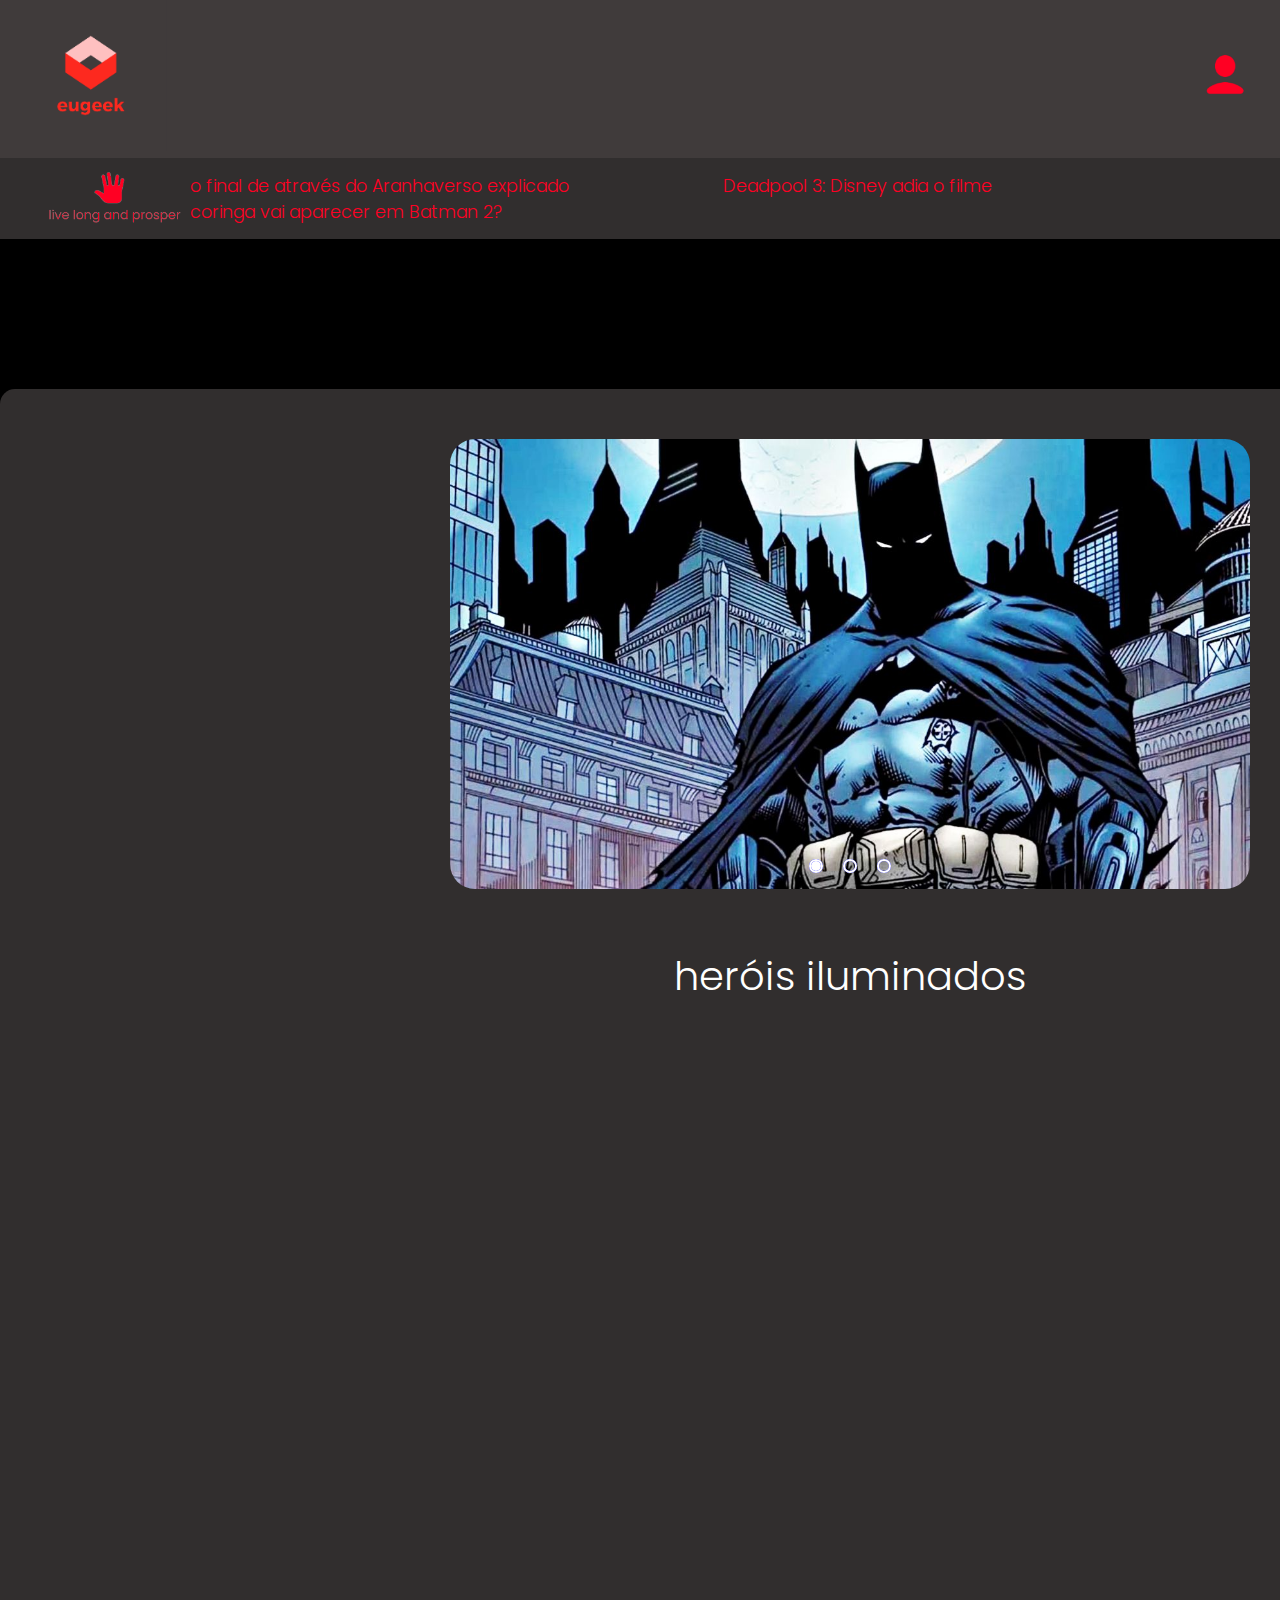
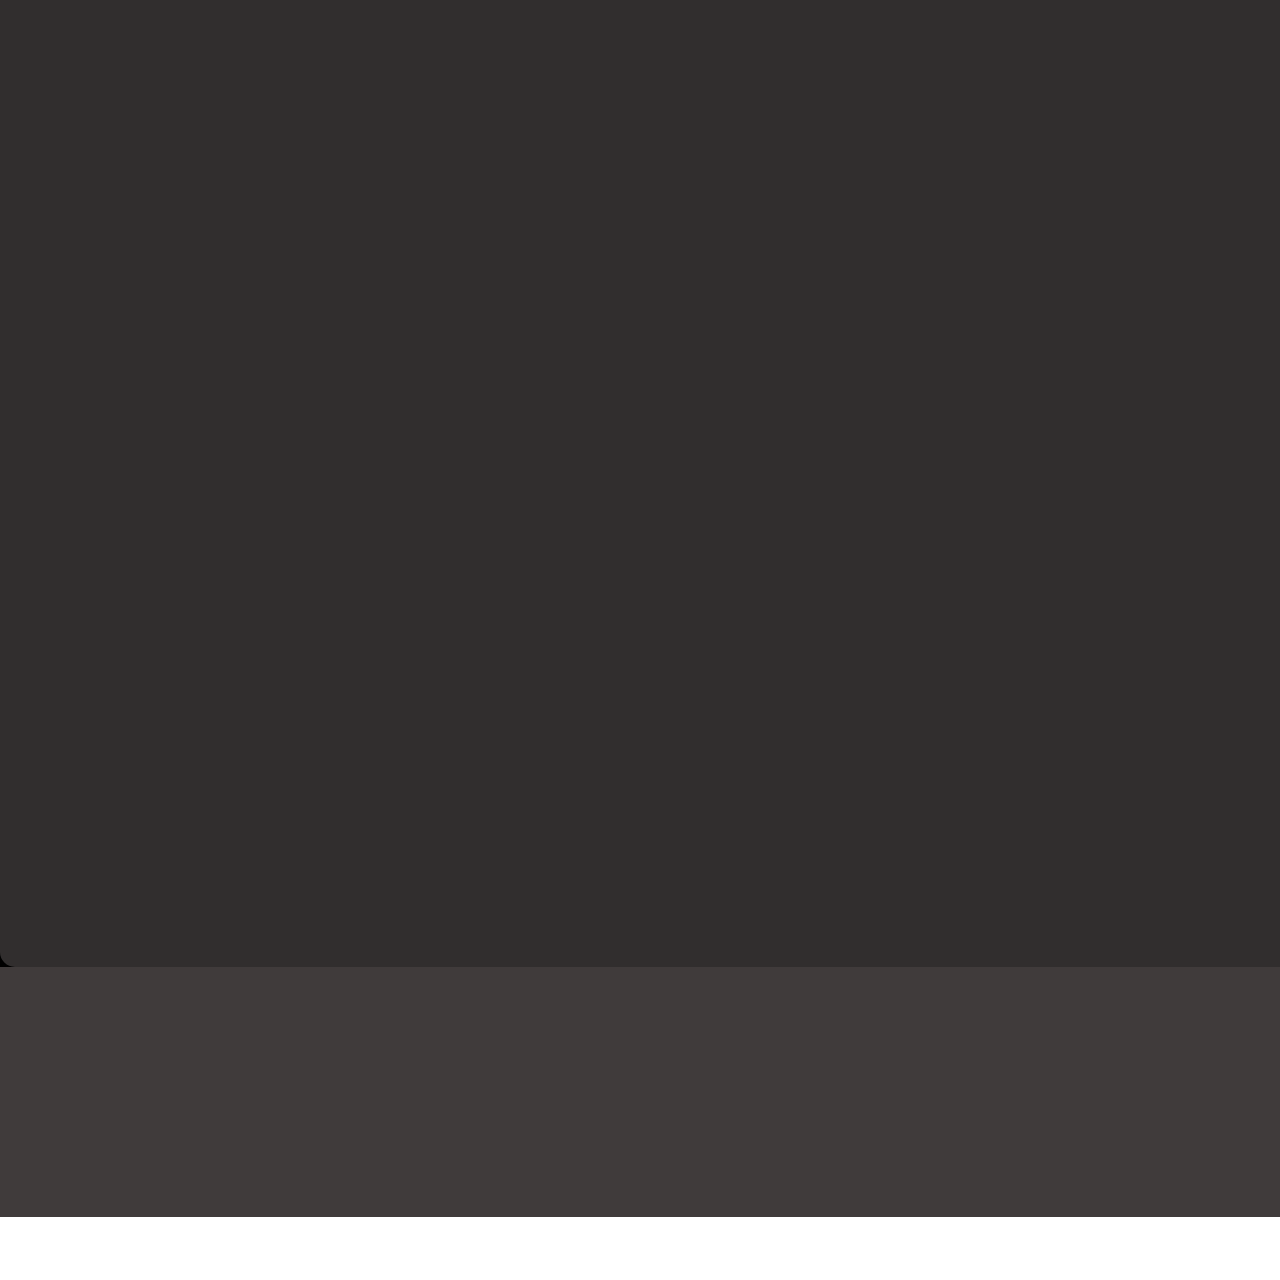
<file: index.html>
<!DOCTYPE html>
<html lang="en">
<head>
  <meta charset="UTF-8">
  <meta name="viewport" content="width=device-width, initial-scale=1.0">
  <title>EuGeek</title>
  <link rel="shortcut icon" href="img/eugeeklogo.png" type="image/x-icon">
  <link rel="stylesheet" href="https://unpkg.com/aos@next/dist/aos.css" />
  <link rel="stylesheet" href="style.css">
  <link href="https://fonts.googleapis.com/css2?family=Poppins:ital,wght@0,100;0,200;0,300;0,400;0,500;0,600;0,700;0,800;0,900;1,100;1,200;1,300;1,400;1,500;1,600;1,700;1,800;1,900&display=swap" rel="stylesheet">
</head>
<body>
  <header>
    <nav class="navbar">
      <div class="navdiv">
        <div class="logo"><img src="img/eugeeklogo.png" alt="Logo do Site" width="20%"></div>
        <div class="logo2"><img src="img/userlogo.png" alt="Logo do Site" width="80px"></div>
      </div>
    </nav>
    <nav class="navbar2">
      <div class="navdiv2">
        <div class="logo"><img src="img/spooklogo.png" alt="Logo do Site" width="150"></div>
        <ul>
          <li class="liheader"><a href="miranha.html">o final de através do Aranhaverso explicado</a></li>
          <li class="liheader"><a href="deadpool.html">Deadpool 3: Disney adia o filme </a></li>
          <li class="liheader"><a href="batman.html">coringa vai aparecer em Batman 2?</a></li>
        </ul>
      </div>
    </nav>
  </header>

  <div class="espacopreto">
    <br>
    <br>
    <br>
    <br>
    <br>
    <br>
  </div>

  <main>
    <div class="principal">
      <div class="carrosel">
        <div class="imgcarrosel">
          <input type="radio" name="radio-btn" id="radio1">
          <input type="radio" name="radio-btn" id="radio2">
          <input type="radio" name="radio-btn" id="radio3">

          <div class="imgs">
            <img src="img/carrosel/batman.jpeg" alt="Batman">
          </div>
          <div class="imgs">
            <img src="img/carrosel/miranha.jpg" alt="Homem Aranha">
          </div>
          <div class="imgs">
            <img src="img/carrosel/wolw.jpeg" alt="Wolwerine">
          </div>

          <div class="navauto">
            <div class="autoimg1"></div>
            <div class="autoimg2"></div>
            <div class="autoimg3"></div>
          </div>

          <div class="navmanual">
            <label for="radio1" class="manual-btn"></label>
            <label for="radio2" class="manual-btn"></label>
            <label for="radio3" class="manual-btn"></label>
          </div>

        </div>
      </div>

      <br>
      <br>

      <h1>heróis iluminados</h1>

      <br>
      <br>
      <br>

      <div class="noticiascima">
        <div class="noticia1" data-aos="fade-right"> <a href="miranha.html">
          <img src="img/miranha.jpg" alt="">

          <h2 id="titulo1">“explicações geek”</h2>
          <p>o final de através do Aranhaverso <br> explicado</p> </a>
        </div>
        <div class="noticia2" data-aos="fade-left"> <a href="deadpool.html">
          <img src="img/deadpool.jpg" alt=""> 

          <h2 id="titulo2">“lançamentos geek” </h2>
          <p>Deadpool 3: Disney adia o filme em <br> conjunto com outros lançamentos da <br> Marvel após fim da greve</p> </a>
        </div>
      </div>

      <br>
      <br>
      <br>


      <div class="noticiasbaixo">
        <div class="noticia3" data-aos="fade-right"> <a href="batman.html">
          <img src="img/batman.jpg" alt="">

          <h2 id="titulo3">"teorias geek”</h2>
          <p>coringa vai aparecer em Batman 2? <br> data de lançamento, enredo e tudo o <br> que sabemos sobre o retorno de <br> Robert Pattinson</p> </a>
        </div>
        <div class="emalta" data-aos="fade-left">
          <h2 id="emalta">em alta</h2>
          <div class="linha"></div>
          <br>
          <div class="top5">
            <div class="umacinco">
              <p>1</p>
              <p>2</p>
              <p>3</p>
              <p>4</p>
              <p>5</p>
            </div>
            <div class="umacincotexto">
              <p>Um Lugar Silencioso: Dia Um ganha trailer com tensão em alta</p>
              <p>4 filmes MUITO em alta na HBO Max hoje para você assistir</p>
              <p>Konami em alta: empresa obtém lucro de mais de 50%</p>
              <p>Game of Thrones | HBO está desenvolvendo novo spin-off centrado em Aegon</p>
              <p>Quarteto Fantástico: Sindicato de atores confirma Pedro Pascal como Reed Richards</p>
            </div>
          </div>
        </div>
      </div>

      <br>

    </div>
  </main>

  <footer>
    <nav class="footer">
      <div class="footerdiv">
        <div class="footervh" data-aos="fade-right">
          <p>2024 EuGeek (Vitor Hugo da Silva) | PROA <br>Todas as imagens são de direitos autorais dos seus respectivos proprietários.</p>
        </div>
        <div class="footerlogos" data-aos="fade-up">
          <p>“No início, o universo foi criado. Isso irritou profundamente muitas pessoas <br> e, no geral, foi encarado como uma péssima ideia.”</p>
          <img src="img/easteregglogos.png" alt="" width="400">
        </div>
      </div>
    </nav>
  </footer>

  <script src="https://unpkg.com/aos@next/dist/aos.js"></script>
  <script src="script.js"></script>
</body>
</html>
</file>
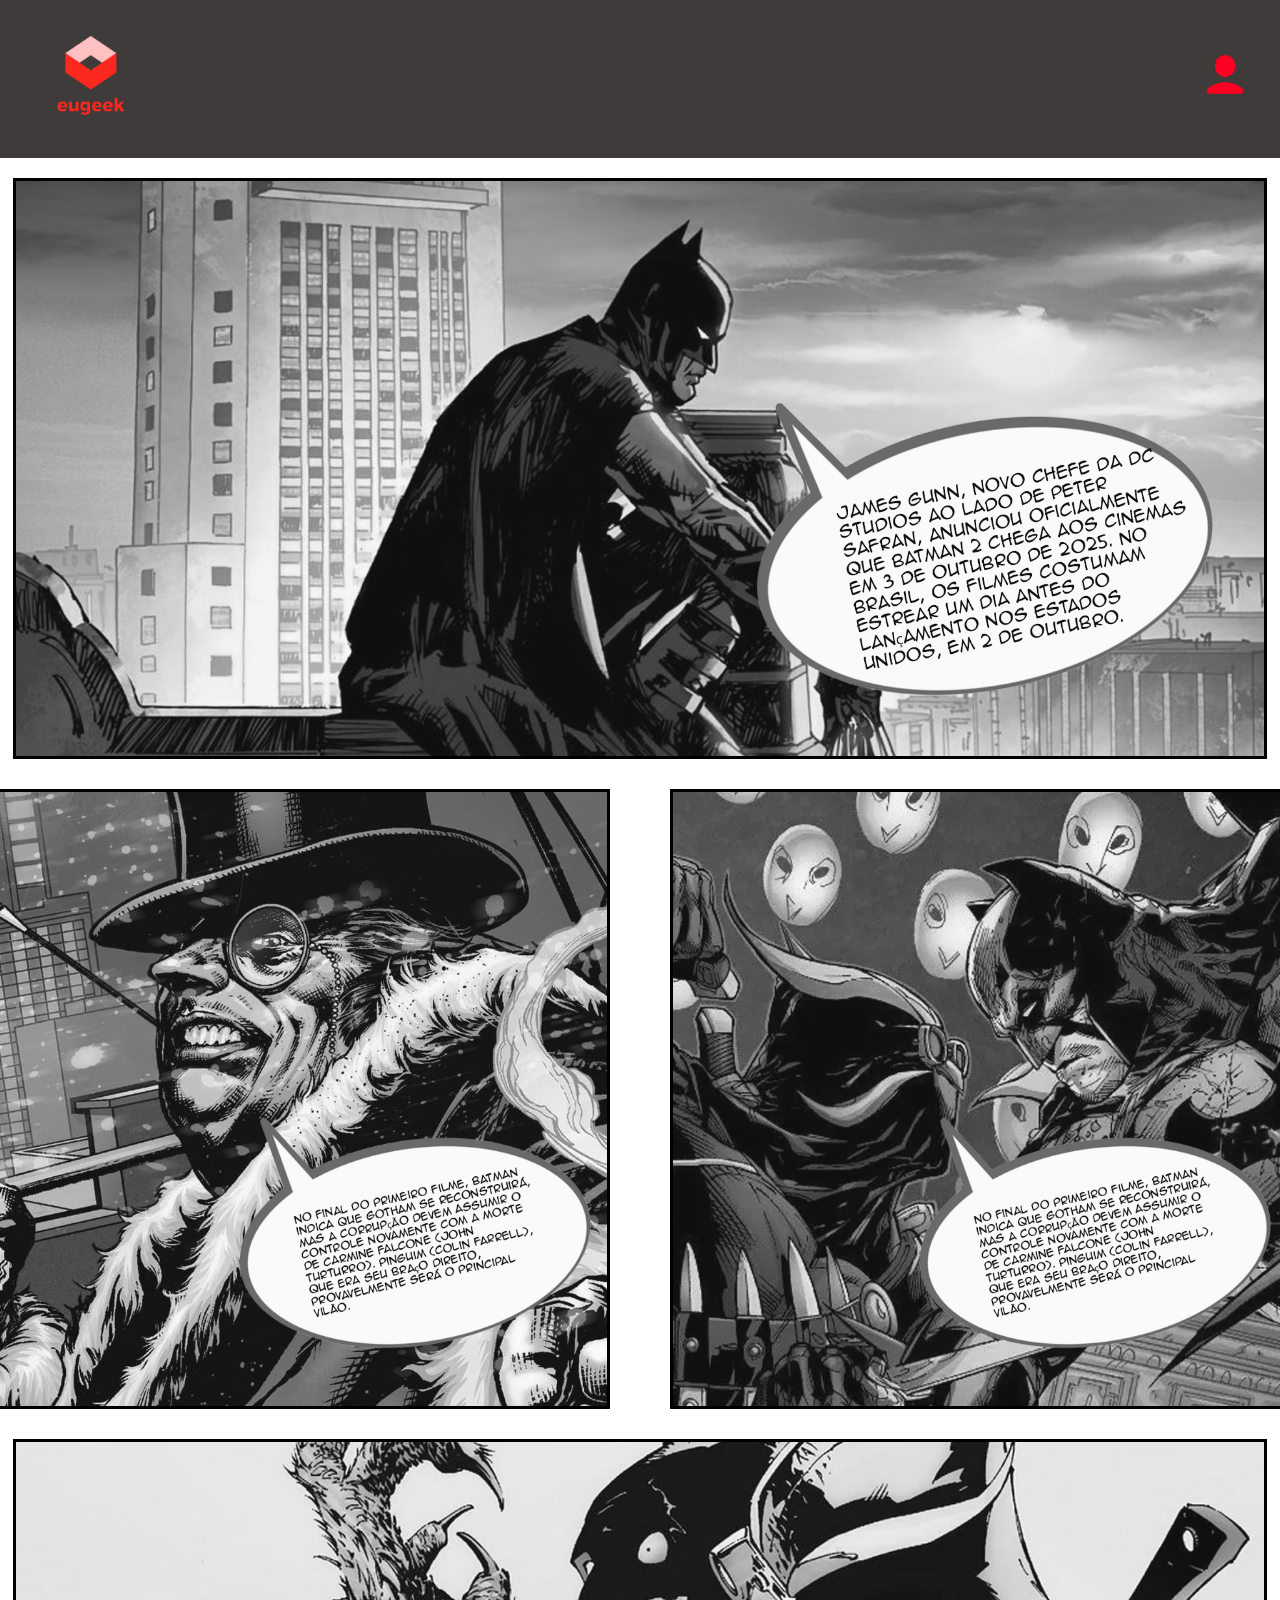
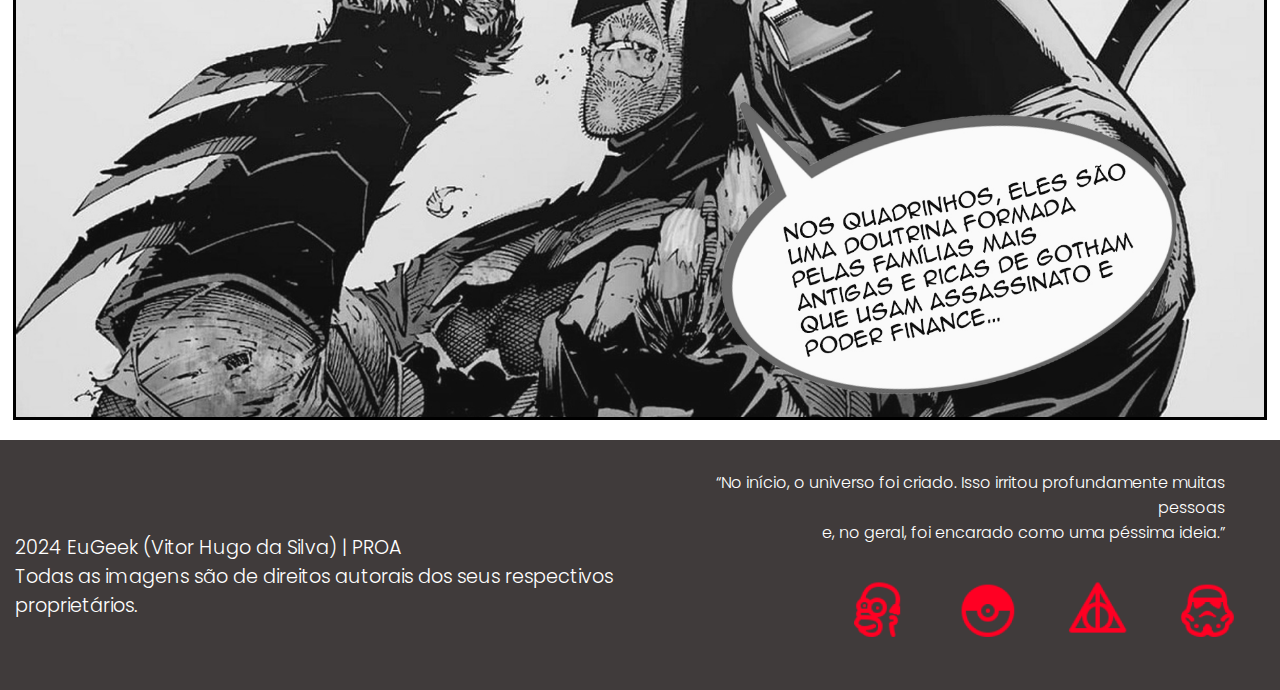
<file: batman.html>
<!DOCTYPE html>
<html lang="en">
<head>
  <meta charset="UTF-8">
  <meta name="viewport" content="width=device-width, initial-scale=1.0">
  <title>Homem-Aranha</title>
  <link rel="shortcut icon" href="img/eugeeklogo.png" type="image/x-icon">
  <link rel="stylesheet" href="style.css">
  <link href="https://fonts.googleapis.com/css2?family=Poppins:ital,wght@0,100;0,200;0,300;0,400;0,500;0,600;0,700;0,800;0,900;1,100;1,200;1,300;1,400;1,500;1,600;1,700;1,800;1,900&display=swap" rel="stylesheet">
</head>
<body>
  <header>
    <nav class="navbar">
      <div class="navdiv">
        <div class="logo"><a href="index.html"><img src="img/eugeeklogo.png" alt="Logo do Site" width="20%"></a></div>
        <div class="logo2"><img src="img/userlogo.png" alt="Logo do Site" width="80px"></div>
      </div>
    </nav>
  </header>

  <main id="fundohq">
    <div class="hq">
      <div class="imgshq">
        <img src="img/hq3/batman1.jpg" alt="" width="96%" class="hqborder" id="imgshqcima">
        <div class="imgshqmeio">
          <img src="img/hq3/batman2.jpg" alt="" width="48%" class="hqborder" id="imgshqmeio1">
          <img src="img/hq3/batman3.jpg" alt="" width="48%" class="hqborder" id="imgshqmeio2">
        </div>
        <img src="img/hq3/batman4.jpg" alt="" width="96%" class="hqborder" id="imgshqbaixo">
      </div>
    </div>
  </main>

  <footer>
    <nav class="footer">
      <div class="footerdiv">
        <div class="footervh">
          <p>2024 EuGeek (Vitor Hugo da Silva) | PROA <br>Todas as imagens são de direitos autorais dos seus respectivos proprietários.</p>
        </div>
        <div class="footerlogos">
          <p>“No início, o universo foi criado. Isso irritou profundamente muitas pessoas <br> e, no geral, foi encarado como uma péssima ideia.”</p>
          <img src="img/easteregglogos.png" alt="" width="400">
        </div>
      </div>
    </nav>
  </footer>
</body>
</html>
</file>
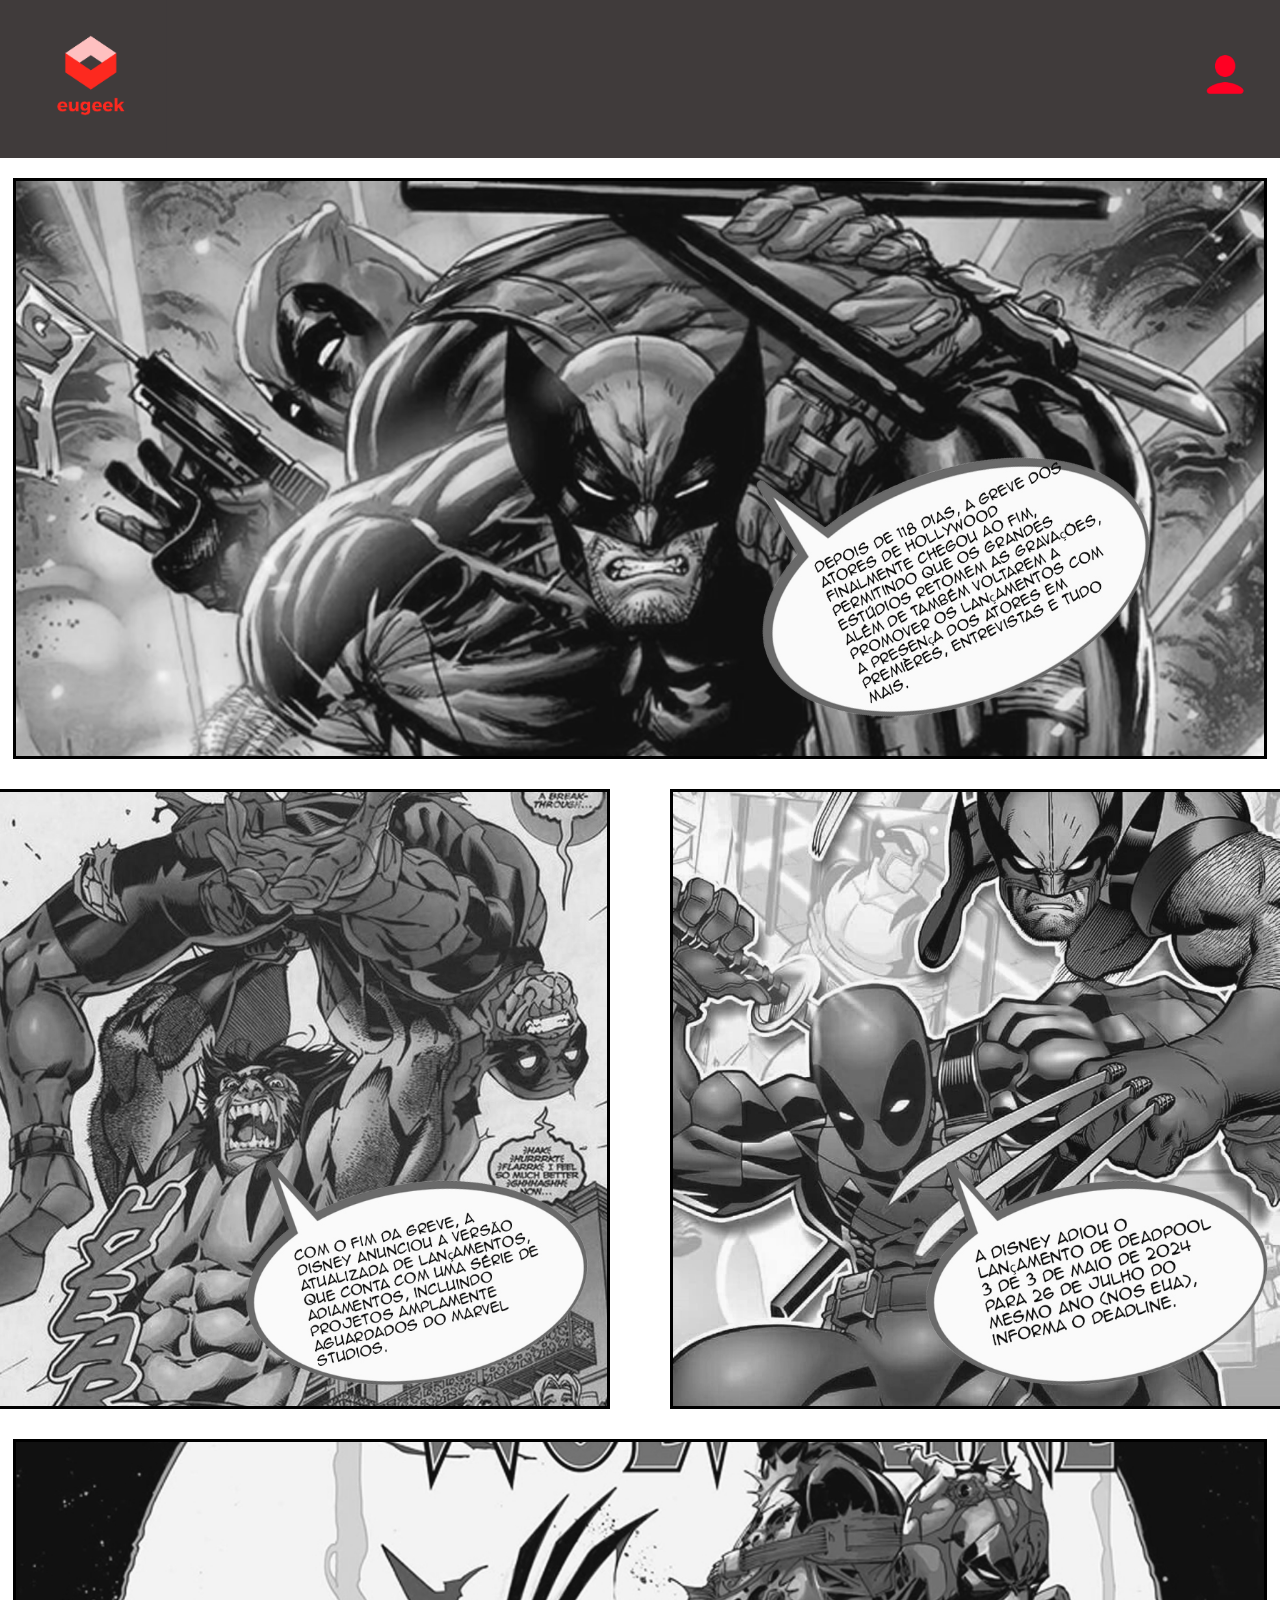
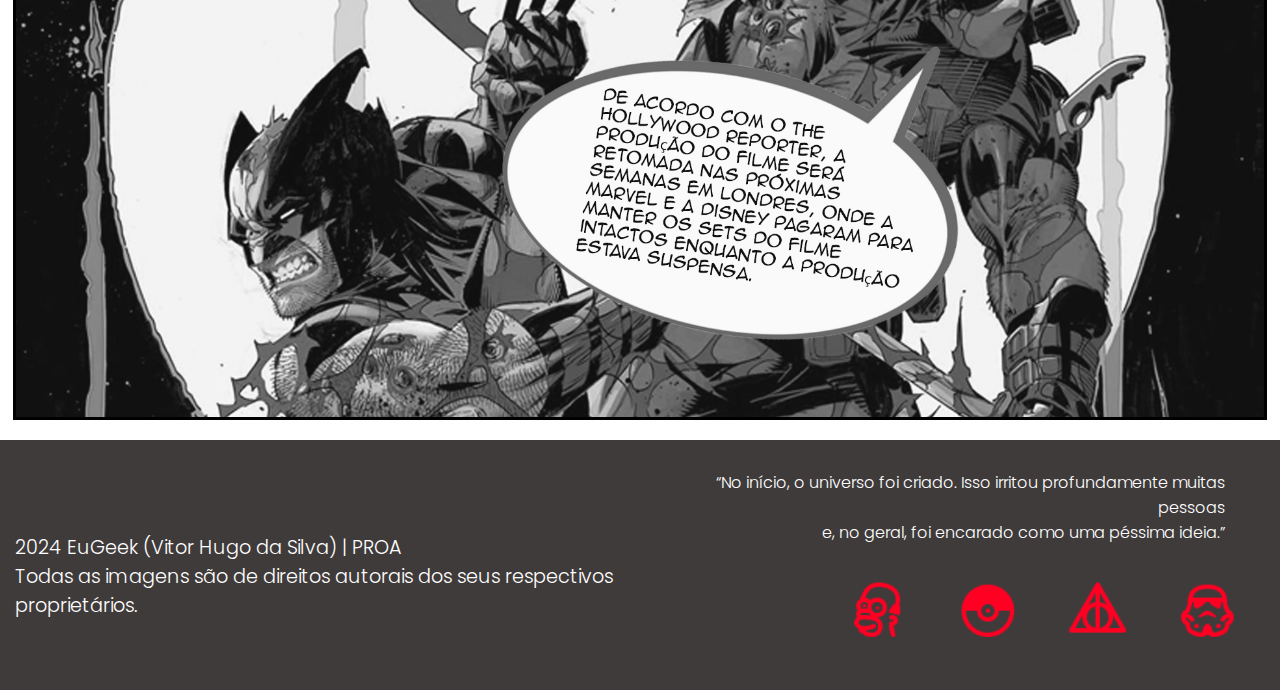
<file: deadpool.html>
<!DOCTYPE html>
<html lang="en">
<head>
  <meta charset="UTF-8">
  <meta name="viewport" content="width=device-width, initial-scale=1.0">
  <title>Homem-Aranha</title>
  <link rel="shortcut icon" href="img/eugeeklogo.png" type="image/x-icon">
  <link rel="stylesheet" href="style.css">
  <link href="https://fonts.googleapis.com/css2?family=Poppins:ital,wght@0,100;0,200;0,300;0,400;0,500;0,600;0,700;0,800;0,900;1,100;1,200;1,300;1,400;1,500;1,600;1,700;1,800;1,900&display=swap" rel="stylesheet">
</head>
<body>
  <header>
    <nav class="navbar">
      <div class="navdiv">
        <div class="logo"><a href="index.html"><img src="img/eugeeklogo.png" alt="Logo do Site" width="20%"></a></div>
        <div class="logo2"><img src="img/userlogo.png" alt="Logo do Site" width="80px"></div>
      </div>
    </nav>
  </header>

  <main id="fundohq">
    <div class="hq">
      <div class="imgshq">
        <img src="img/hq2/dead1.jpg" alt="" width="96%" class="hqborder" id="imgshqcima">
        <div class="imgshqmeio">
          <img src="img/hq2/dead2.jpg" alt="" width="48%" class="hqborder" id="imgshqmeio1">
          <img src="img/hq2/dead3.jpg" alt="" width="48%" class="hqborder" id="imgshqmeio2">
        </div>
        <img src="img/hq2/dead4.jpg" alt="" width="96%" class="hqborder" id="imgshqbaixo">
      </div>
    </div>
  </main>

  <footer>
    <nav class="footer">
      <div class="footerdiv">
        <div class="footervh">
          <p>2024 EuGeek (Vitor Hugo da Silva) | PROA <br>Todas as imagens são de direitos autorais dos seus respectivos proprietários.</p>
        </div>
        <div class="footerlogos">
          <p>“No início, o universo foi criado. Isso irritou profundamente muitas pessoas <br> e, no geral, foi encarado como uma péssima ideia.”</p>
          <img src="img/easteregglogos.png" alt="" width="400">
        </div>
      </div>
    </nav>
  </footer>
</body>
</html>
</file>
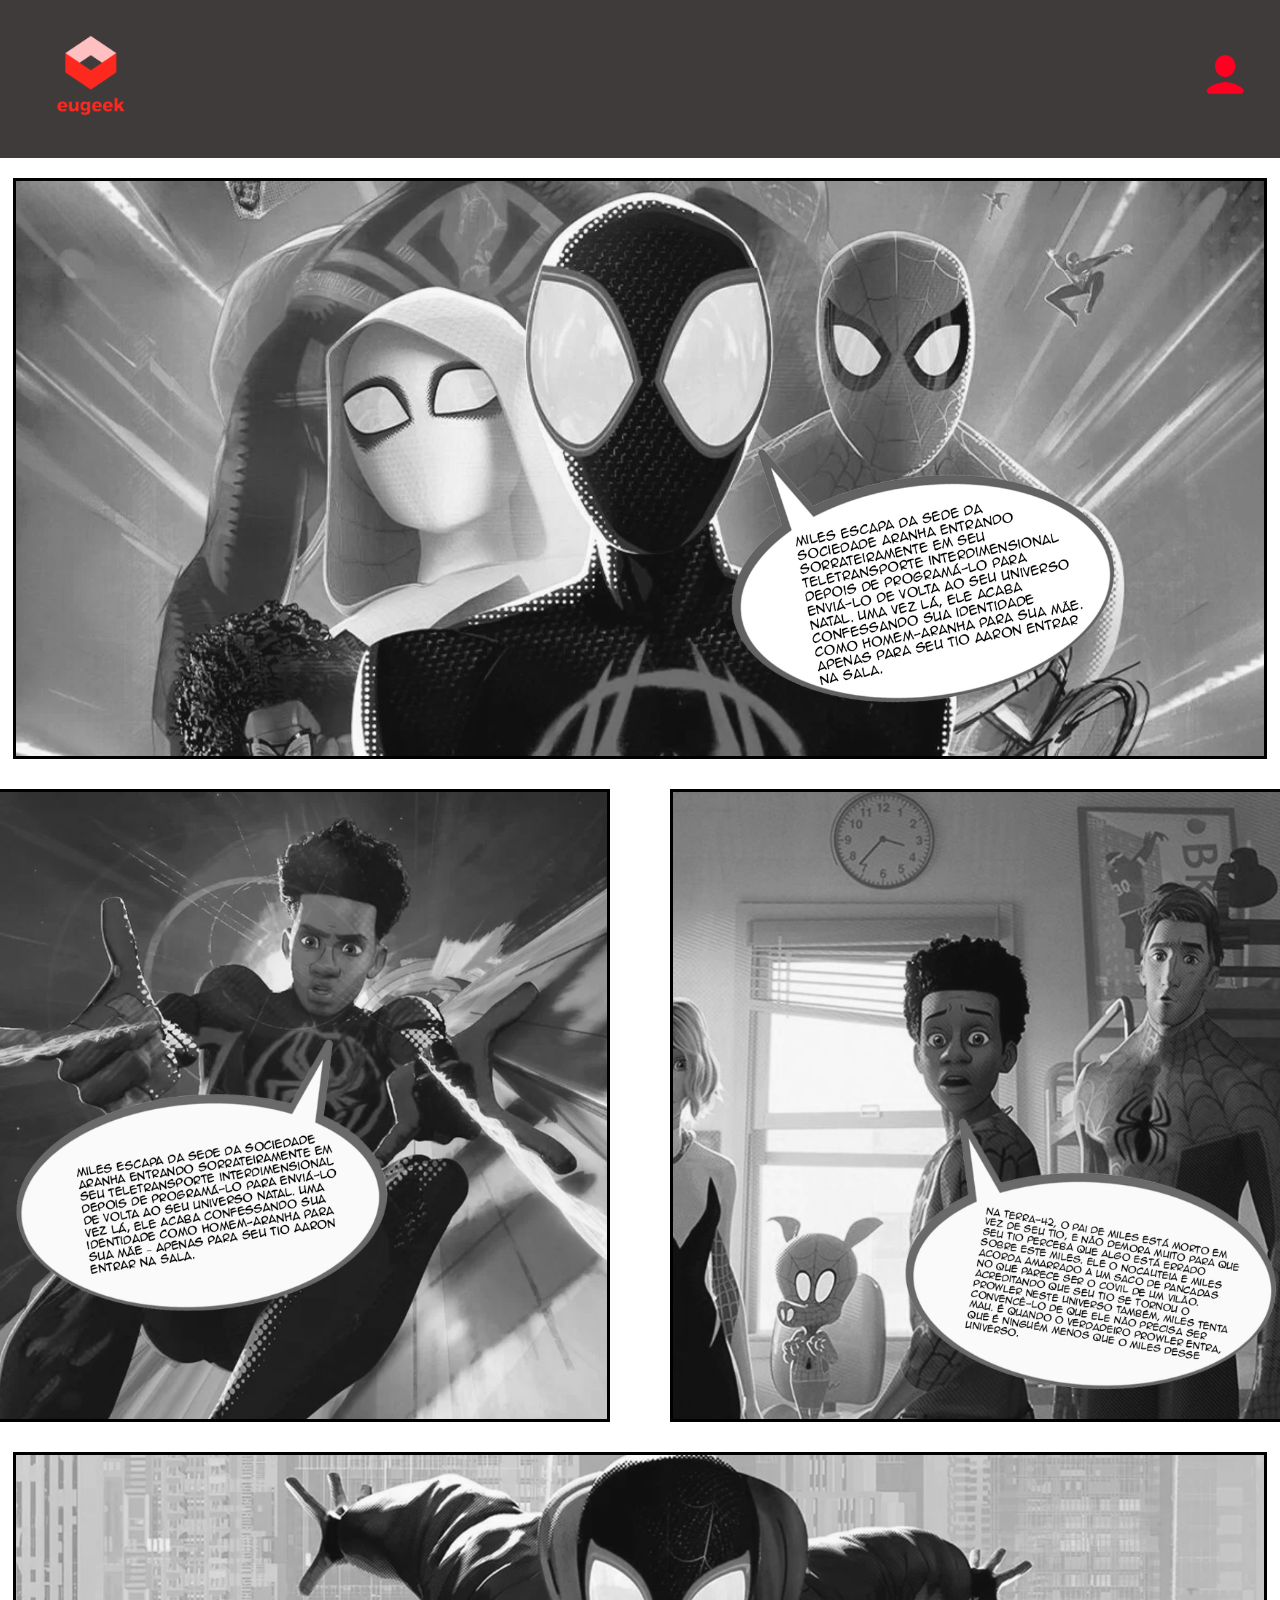
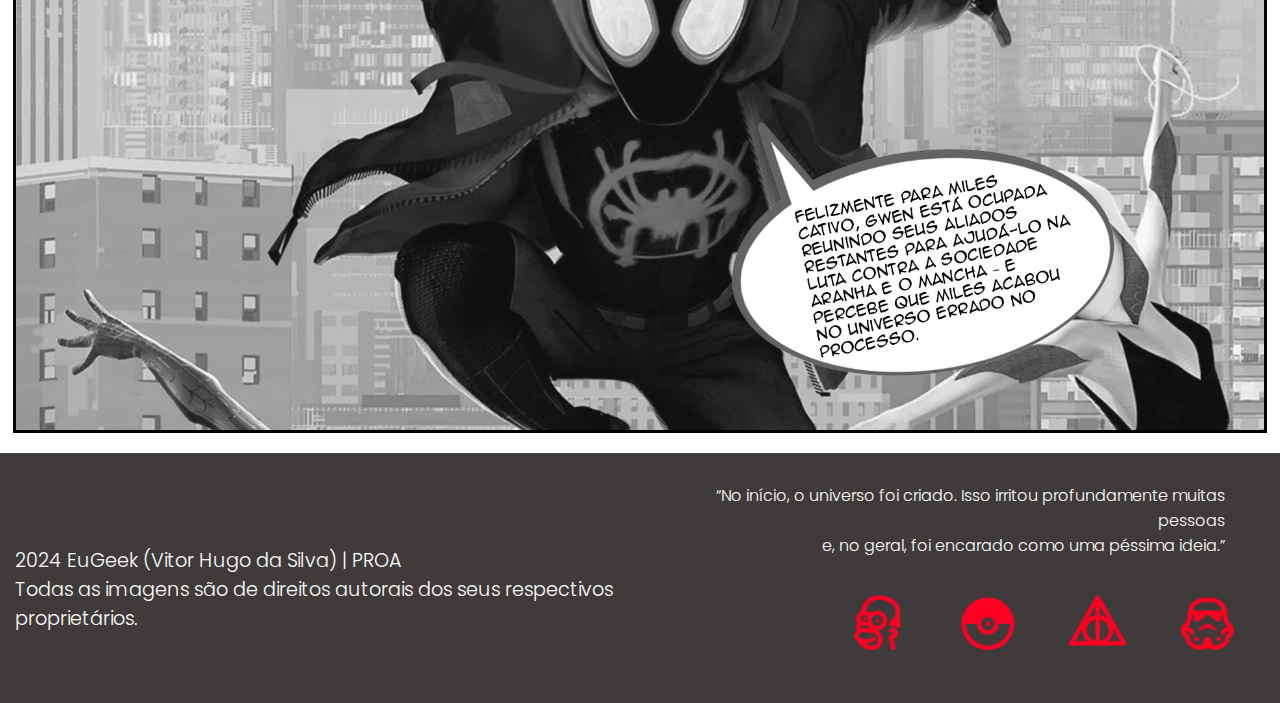
<file: miranha.html>
<!DOCTYPE html>
<html lang="en">
<head>
  <meta charset="UTF-8">
  <meta name="viewport" content="width=device-width, initial-scale=1.0">
  <title>Homem-Aranha</title>
  <link rel="shortcut icon" href="img/eugeeklogo.png" type="image/x-icon">
  <link rel="stylesheet" href="style.css">
  <link href="https://fonts.googleapis.com/css2?family=Poppins:ital,wght@0,100;0,200;0,300;0,400;0,500;0,600;0,700;0,800;0,900;1,100;1,200;1,300;1,400;1,500;1,600;1,700;1,800;1,900&display=swap" rel="stylesheet">
</head>
<body>
  <header>
    <nav class="navbar">
      <div class="navdiv">
        <div class="logo"><a href="index.html"><img src="img/eugeeklogo.png" alt="Logo do Site" width="20%"></a></div>
        <div class="logo2"><img src="img/userlogo.png" alt="Logo do Site" width="80px"></div>
      </div>
    </nav>
  </header>

  <main id="fundohq">
    <div class="hq">
      <div class="imgshq">
        <img src="img/hq1/miranha1.jpg" alt="" width="96%" class="hqborder" id="imgshqcima">
        <div class="imgshqmeio">
          <img src="img/hq1/miranha2.jpg" alt="" width="49%" class="hqborder" id="imgshqmeio1">
          <img src="img/hq1/miranha3.jpg" alt="" width="49%" class="hqborder" id="imgshqmeio2">
        </div>
        <img src="img/hq1/miranha4.jpg" alt="" width="96%" class="hqborder" id="imgshqbaixo">
      </div>
    </div>
  </main>

  <footer>
    <nav class="footer">
      <div class="footerdiv">
        <div class="footervh">
          <p>2024 EuGeek (Vitor Hugo da Silva) | PROA <br>Todas as imagens são de direitos autorais dos seus respectivos proprietários.</p>
        </div>
        <div class="footerlogos">
          <p>“No início, o universo foi criado. Isso irritou profundamente muitas pessoas <br> e, no geral, foi encarado como uma péssima ideia.”</p>
          <img src="img/easteregglogos.png" alt="" width="400">
        </div>
      </div>
    </nav>
  </footer>
</body>
</html>
</file>
<file: style.css>
* {
  text-decoration: none;
  padding: 0;
  margin: 0;
  font-family: "Poppins", sans-serif; 
  font-weight: 300;
  transition: .5s;
}

.navbar {
  background: #403B3B;
  padding: 0px 15px 0px 15px;
}

.navdiv {
  display: flex;  
  align-items: center;
  justify-content: space-between;
}

.navbar2 {
  background: #312E2E;
  padding: 0px 40px 0px 40px;
}

.navdiv2 {
  display: flex;  
  align-items: center;
  justify-content: space-between;
}

.liheader{
  list-style: none;
  display: inline-block;
}

.liheader a{
  color: #FF0023;
  font-size: 110%;
  margin-right: 150px;
}

.liheader a:hover {
  color: #b80018;
}

main {
  background: black;
}

.espacopreto {
  background: black;
}

.principal {
  background-color: #312E2E;
  width: 1700px;
  padding-top: 50px;
  margin: auto;
  border-radius: 15px;
}

.carrosel {
  margin: 0 auto;
  width: 800px;
  height: 100%;
  overflow: hidden;
}

.imgcarrosel {
  width: 400%;
  height: 100%;
  display: flex;
}

.imgcarrosel input {
  display: none;
}

.imgs {
  width: 25%;
  position: relative;
}

.imgs img{
  width: 800px;
  border-radius: 25px;
}

.navmanual {
  position: absolute;
  width: 800px;
  margin-top: 420px;
  display: flex;
  justify-content: center;
}

.manual-btn {
  border: 2px solid white;
  padding: 5px;
  border-radius: 10px;
  cursor: pointer;
  transition: 1s;
}

.manual-btn:not(:last-child) {
  margin-right: 20px;
}

.manual-btn:hover {
  background: white;
}

#radio1:checked ~ .imgs img {
  margin-left: 0;
}

#radio2:checked ~ .imgs img {
  margin-left: -100%;
}

#radio3:checked ~ .imgs img {
  margin-left: -200%;
}

.navauto {
  position: absolute;
  width: 800px;
  margin-top: 420px;
  display: flex;
  justify-content: center;
}

.navauto div {
  border: solid 2px blue;
  padding: 5px;
  border-radius: 10px;
  cursor: pointer;
  transition: 1s;
}

.navauto div:not(:last-child) {
  margin-right: 20px;
}

#radio1:checked ~ .navauto .autoimg1 {
  background-color: white;
}

#radio2:checked ~ .navauto .autoimg2 {
  background-color: white;
}

#radio3:checked ~ .navauto .autoimg3 {
  background-color: white;
}

h1 {
  color: white;
  display: flex;
  justify-content: center;
  font-size: 40px;
  font-weight: 300px;
}

.noticiascima {
  display: flex;  
  align-items: center;
  justify-content: space-between;
}

.noticiascima img {
  width: 700px;
  border-radius: 15px;
  margin: 0px 60px;
}

.noticiascima p {
  color: white;
  margin: -10px 70px;
  font-size: 200%;
}

.noticia1 {
  margin-top: -5.5%;
  opacity:0.5;
}

.noticia1:hover {
  opacity:1.0;
}

.noticia2 {
  margin-top: -48px;
  opacity:0.5;
}

.noticia2:hover {
  opacity:1.0;
}

.noticia3 {
  margin-top: -48px;
  opacity:0.5;
}

.noticia3:hover {
  opacity:1.0;
}

.emalta {
  opacity:0.5;
}

.emalta:hover {
  opacity:1.0;
}

#titulo1 {
  color: #FF0023;
  margin: 10px 60px;
  font-size: 200%;
}

#titulo2 {
  color: #ffc400;
  margin: 10px 60px;
  font-size: 200%;
}

.noticiasbaixo {
  display: flex;  
  align-items: center;
  justify-content: space-between;
}

.noticiasbaixo img {
  width: 700px;
  border-radius: 15px;
  margin: 0px 60px;
}

.noticiasbaixo p {
  color: white;
  margin: -10px 70px;
  font-size: 200%;
}

.noticia3 {
  margin-top: -48px;
}

#titulo3 {
  color: black;
  margin: 10px 60px;
  font-size: 200%;
}

#emalta {
  color: #FF0023;
  position: relative;
  right: -140px;
  top: 50px;
  font-size: 48px;
  width: 50%;
}

.linha {
  border-bottom: 4px solid #FF0023;
  border-radius: 2px;
  width: 390px;
  position: relative;
  right: -340px;
  top: 15px;
}

.top5 {
  margin-top: 50px;
  display: flex;  
  align-items: center;
  justify-content: space-between;
}

.umacinco p {
  position: relative;
  right: -70px;
  font-size: 100px;
  padding: -110px 0px;
}

.umacincotexto p {
  position: relative;
  right: 60px;
  font-size: 24px;
  padding: 37px 0px;
}

.footer {
  background: #403B3B;
  padding: 0px 15px 0px 15px;
  height: 250px;
}

.footerdiv {
  display: flex;  
  align-items: center;
  justify-content: space-between;
}

.footervh {
  color: white;
  font-size: 120%;
  padding-top: 60px;
}

.footerlogos p {
  color: white;
  font-size: 100%;
  padding-top: 60px;
  position: relative;
  top: -30px;
  right: 40px;
  text-align: right;
}

.footerlogos img {
  width: 70%;
  position: relative;
  top: 0px;
  right: -25%;
}

#fundohq {
  background: white;
}

.hqborder {
  border: 3px solid black;
}

.imgshqmeio {
  display: flex;  
  align-items: center;
  justify-content: center;
}

.imgshqmeio img {
  margin: 30px 30px;
}

#imgshqcima {
  display: block;
  margin-left: auto;
  margin-right: auto;
  margin-top: 20px;
  width: 97.5%;
}

#imgshqbaixo {
  display: block;
  margin-left: auto;
  margin-right: auto;
  margin-bottom: 20px;
  width: 97.5%;
}
</file>
